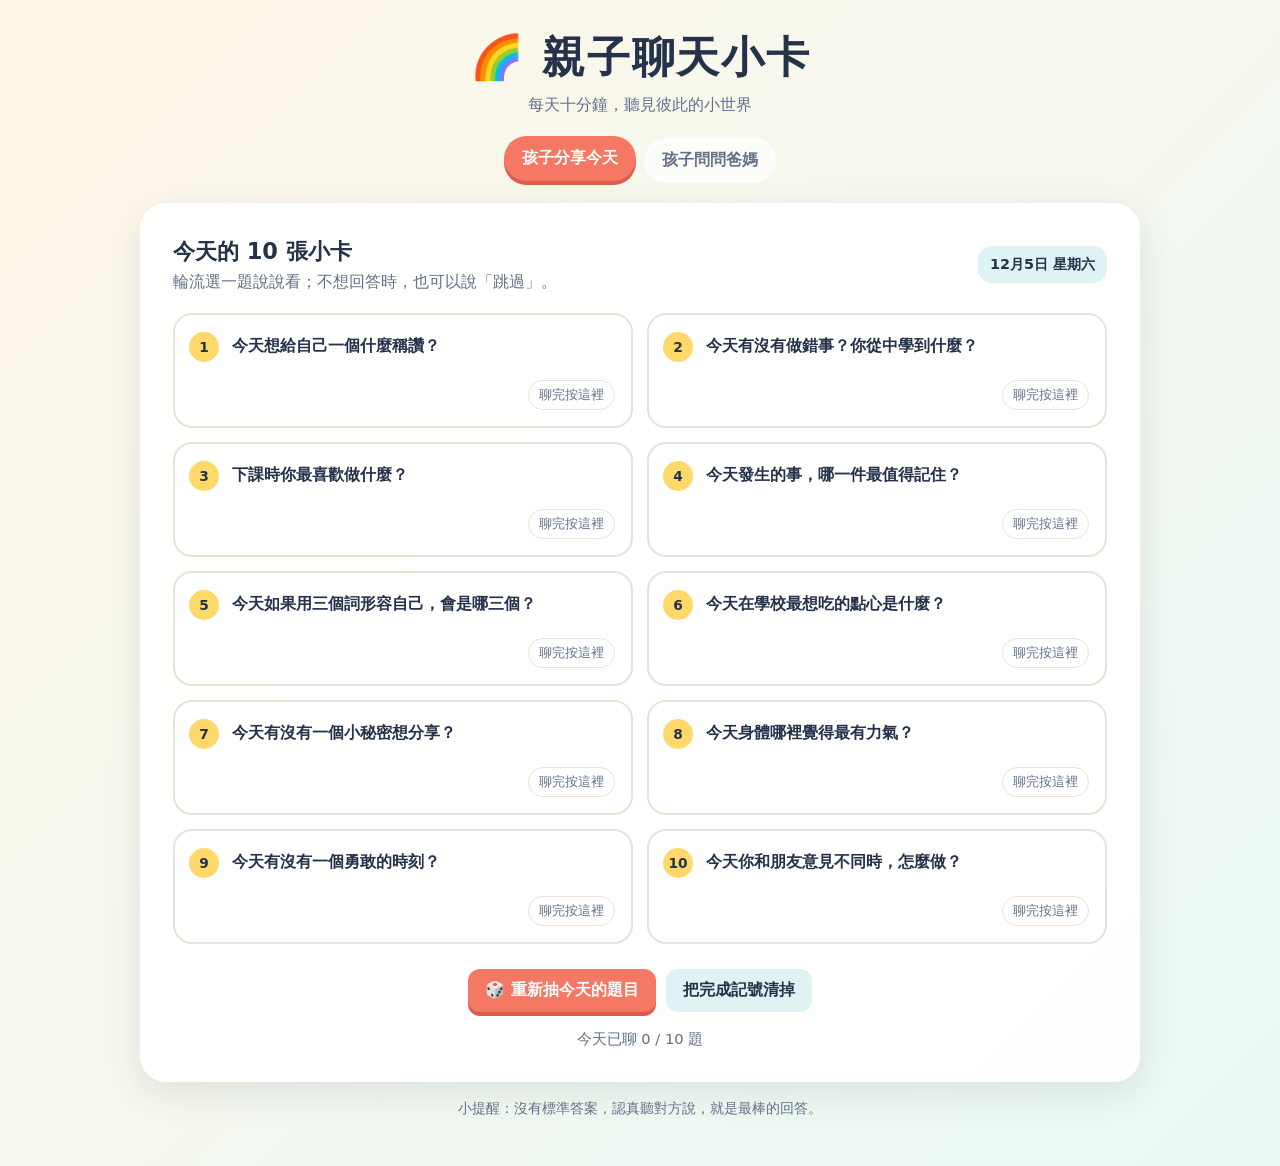
<file: index.html>
<!doctype html>
<html lang="zh-Hant">
<head>
  <meta charset="utf-8">
  <meta name="viewport" content="width=device-width, initial-scale=1">
  <meta http-equiv="refresh" content="0; url=%E8%A6%AA%E5%AD%90%E8%81%8A%E5%A4%A9%E5%B0%8F%E5%8D%A1.html">
  <title>親子聊天小卡</title>
</head>
<body>
  <p>正在開啟親子聊天小卡……若沒有自動跳轉，請<a href="親子聊天小卡.html">按這裡</a>。</p>
</body>
</html>
</file>
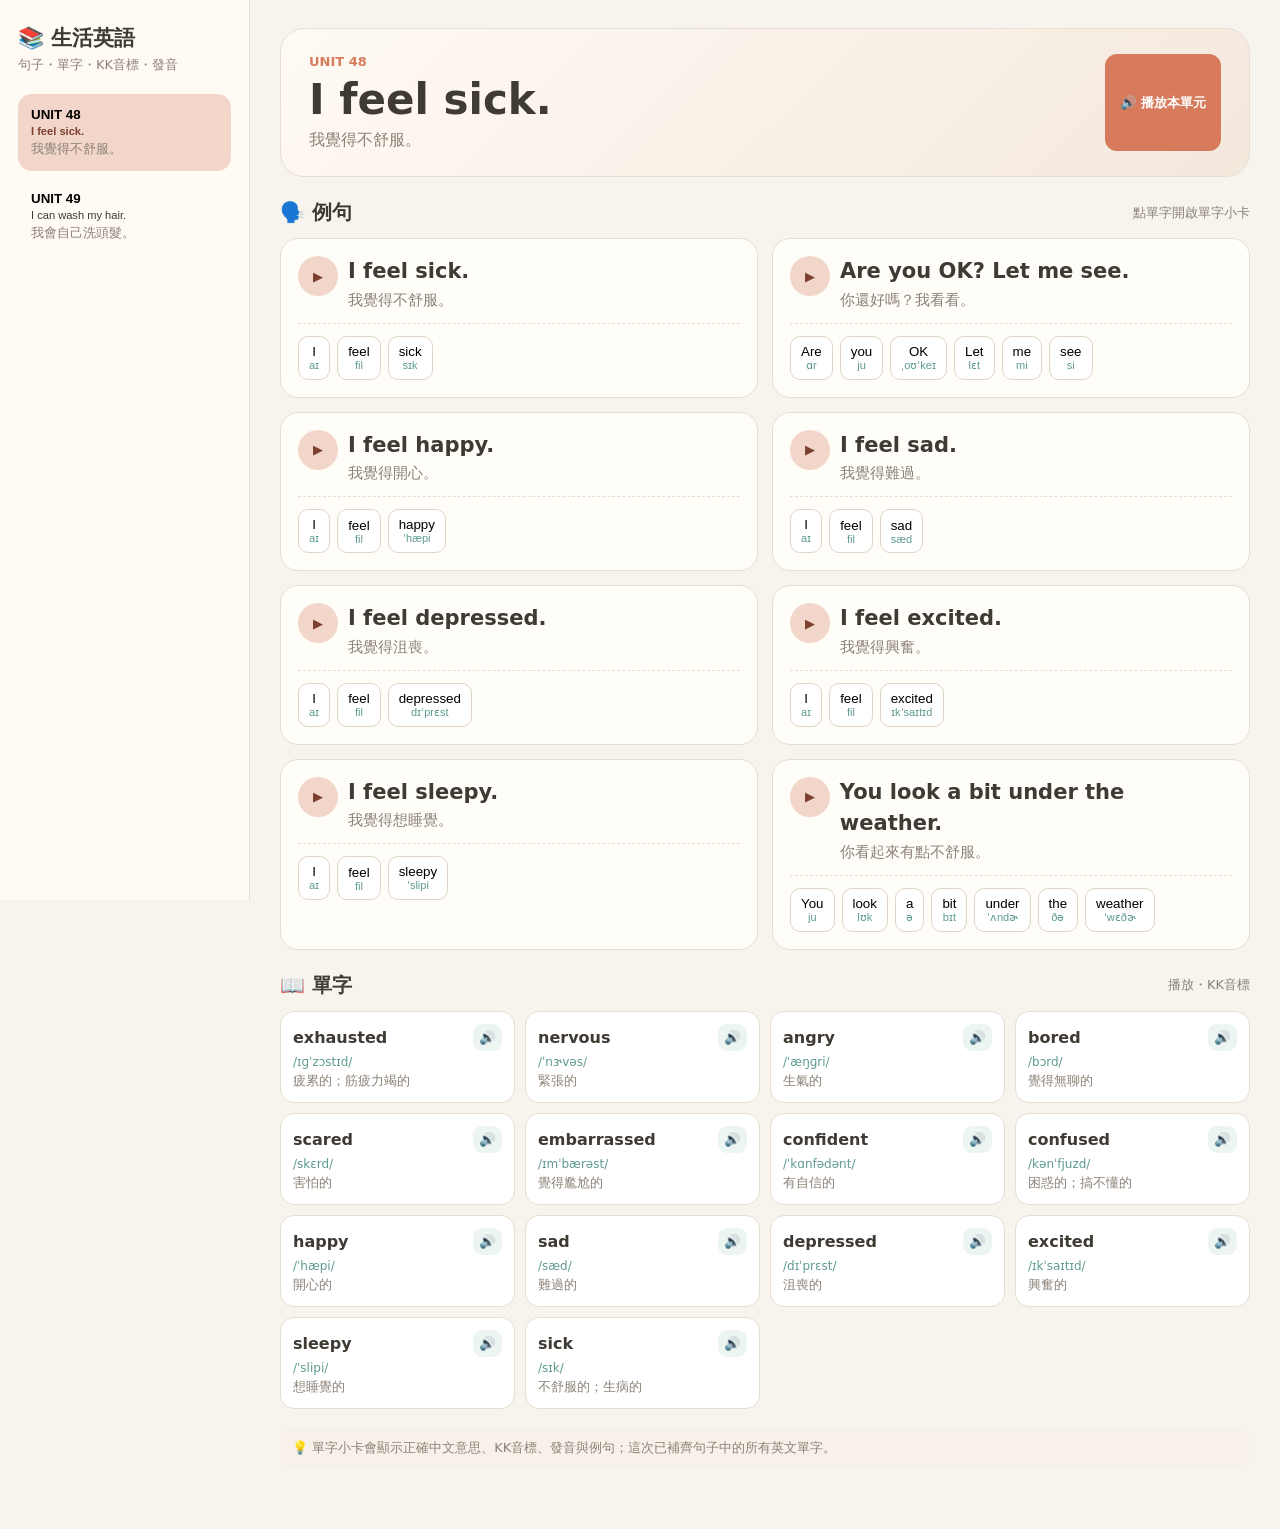
<file: english-learning/index.html>
<!doctype html><html lang="zh-Hant"><head><meta charset="utf-8"><meta name="viewport" content="width=device-width,initial-scale=1"><title>生活英語｜Unit 48–49</title><style>:root{--bg:#f7f4ee;--card:#fffdf8;--ink:#3f3a34;--muted:#8b8176;--accent:#d77b5c;--green:#5d9a91;--line:#e7ddd1}*{box-sizing:border-box}body{margin:0;background:var(--bg);color:var(--ink);font-family:system-ui,-apple-system,"Noto Sans TC",sans-serif}.app{min-height:100vh;display:grid;grid-template-columns:250px 1fr}.side{position:sticky;top:0;height:100vh;padding:24px 18px;background:#fffaf3;border-right:1px solid var(--line)}.logo{font-size:21px;font-weight:800}.sub{font-size:13px;color:var(--muted);margin:4px 0 20px}.unit{width:100%;border:0;background:transparent;text-align:left;padding:13px;border-radius:14px;cursor:pointer;margin-bottom:7px}.unit:hover,.unit.active{background:#f1d6c9}.unit b,.unit small{display:block}.unit small{margin-top:3px}.unit .en{color:var(--ink)}.unit .zh{color:var(--muted);font-size:13px}.unit.active .en{color:#7c402f;font-weight:800}.main{max-width:1100px;width:100%;margin:auto;padding:28px 30px 60px}.hero{background:linear-gradient(135deg,#fffaf4,#f3e8dc);border:1px solid var(--line);border-radius:24px;padding:25px 28px;margin-bottom:22px}.heroTop{display:flex;justify-content:space-between;gap:15px}.eyebrow{font-size:13px;color:var(--accent);font-weight:800}.hero h1{font-size:clamp(28px,4vw,42px);margin:6px 0}.hero p{color:var(--muted);margin:0}.btn,.sound{border:0;border-radius:12px;padding:11px 15px;background:var(--accent);color:#fff;font-weight:750;cursor:pointer}.section{margin-top:22px}.sectionTitle{display:flex;justify-content:space-between;align-items:center;margin-bottom:12px}.sectionTitle h2{font-size:20px;margin:0}.sectionTitle span{font-size:13px;color:var(--muted)}.grid{display:grid;grid-template-columns:repeat(2,minmax(0,1fr));gap:14px}.card{background:var(--card);border:1px solid var(--line);border-radius:18px;padding:17px}.line{display:flex;gap:10px}.play{border:0;width:40px;height:40px;border-radius:50%;background:#f1d6c9;color:#7c402f;cursor:pointer}.sentence{font-size:21px;font-weight:750;line-height:1.5}.zh{font-size:15px;color:var(--muted);margin-top:3px}.words{display:flex;flex-wrap:wrap;gap:7px;margin-top:13px;padding-top:12px;border-top:1px dashed var(--line)}.word{border:1px solid #dfd4c7;background:#fff;padding:7px 10px;border-radius:10px;cursor:pointer}.word:hover{border-color:var(--accent);background:#fff8f3}.word i{display:block;font-size:11px;color:var(--green);font-style:normal}.vocab{display:grid;grid-template-columns:repeat(4,minmax(0,1fr));gap:10px}.v{background:#fff;border:1px solid var(--line);border-radius:14px;padding:12px}.vtop{display:flex;justify-content:space-between;align-items:center}.vtop button{border:0;background:#edf5f2;color:#39766e;border-radius:9px;padding:6px;cursor:pointer}.ipa{font-size:12px;color:var(--green);margin-top:4px}.meaning{font-size:13px;color:var(--muted);margin-top:3px}.note{margin-top:18px;padding:12px;background:#f8f1e9;border-radius:12px;color:var(--muted);font-size:13px}.mobile{display:none}.modal{position:fixed;inset:0;background:#231d1873;display:flex;align-items:center;justify-content:center;padding:18px;z-index:20}.modal.hide{display:none}.box{width:min(520px,100%);background:#fffdf8;border-radius:24px;overflow:hidden;box-shadow:0 20px 60px #0003}.head{padding:20px 22px 16px;background:linear-gradient(135deg,#fff7ef,#f2e5d9);display:flex;justify-content:space-between}.label{font-size:12px;color:var(--accent);font-weight:800}.mword{font-size:36px;font-weight:850}.mmeaning{color:var(--ink);font-size:18px;margin-top:4px}.close{border:0;border-radius:50%;width:38px;height:38px;cursor:pointer}.body{padding:20px 22px 24px}.mipa{font-size:21px;color:var(--green);margin-bottom:16px}.actions{display:flex;gap:9px;flex-wrap:wrap}.actions button{border:0;border-radius:12px;padding:11px 14px;cursor:pointer;font-weight:750;background:#f1d6c9;color:#7c402f}.actions .green{background:#edf5f2;color:#39766e}.practice{margin-top:18px;padding:16px;border-radius:16px;background:#f8f1e9}.practice h3{margin:0 0 6px}.practice p{font-size:13px;color:var(--muted)}.result{min-height:22px;font-weight:700;margin-top:10px}.example{margin-top:17px;padding-top:15px;border-top:1px dashed var(--line)}.exzh{color:var(--muted);font-size:14px}@media(max-width:850px){.app{display:block}.side{display:none}.main{padding:16px 14px 90px}.grid{grid-template-columns:1fr}.vocab{grid-template-columns:repeat(2,minmax(0,1fr))}.heroTop{display:block}.hero{padding:20px}.hero .btn{margin-top:14px}.mobile{display:flex;position:fixed;z-index:10;left:10px;right:10px;bottom:10px;background:#fffaf3f5;border:1px solid var(--line);border-radius:16px;padding:7px;gap:6px;box-shadow:0 8px 30px #0002}.mobile button{flex:1;border:0;background:transparent;padding:10px;border-radius:11px}.mobile button.active{background:#f1d6c9;color:#7c402f;font-weight:800}}</style></head><body><div class="app"><aside class="side"><div class="logo">📚 生活英語</div><div class="sub">句子・單字・KK音標・發音</div><div id="menu"></div></aside><main class="main"><section class="hero"><div class="heroTop"><div><div class="eyebrow" id="label"></div><h1 id="title"></h1><p id="subtitle"></p></div><button class="btn" id="all">🔊 播放本單元</button></div></section><section class="section"><div class="sectionTitle"><h2>🗣️ 例句</h2><span>點單字開啟單字小卡</span></div><div class="grid" id="sentences"></div></section><section class="section"><div class="sectionTitle"><h2>📖 單字</h2><span>播放・KK音標</span></div><div class="vocab" id="vocab"></div></section><div class="note">💡 單字小卡會顯示正確中文意思、KK音標、發音與例句；這次已補齊句子中的所有英文單字。</div></main></div><div class="mobile" id="mobile"></div><div class="modal hide" id="modal"><div class="box"><div class="head"><div><div class="label">WORD CARD</div><div class="mword" id="mw"></div><div class="mmeaning" id="mm"></div></div><button class="close" id="close">×</button></div><div class="body"><div class="mipa" id="mi"></div><div class="actions"><button id="mp">🔊 播放發音</button><button class="green" id="ms">🐢 慢速播放</button></div><div class="practice"><h3>🎤 發音練習</h3><p>先聽一次，再按開始練習跟著念。</p><div class="actions"><button class="green" id="practice">🎙️ 開始練習</button><button class="green" id="stop">⏹ 停止</button></div><div class="result" id="result"></div></div><div class="example" id="example"></div></div></div></div><script>
const U={48:{title:'I feel sick.',zh:'我覺得不舒服。',s:[['I feel sick.','我覺得不舒服。'],['Are you OK? Let me see.','你還好嗎？我看看。'],['I feel happy.','我覺得開心。'],['I feel sad.','我覺得難過。'],['I feel depressed.','我覺得沮喪。'],['I feel excited.','我覺得興奮。'],['I feel sleepy.','我覺得想睡覺。'],['You look a bit under the weather.','你看起來有點不舒服。']],v:[['exhausted','疲累的；筋疲力竭的','ɪɡˈzɔstɪd'],['nervous','緊張的','ˈnɝvəs'],['angry','生氣的','ˈæŋɡri'],['bored','覺得無聊的','bɔrd'],['scared','害怕的','skɛrd'],['embarrassed','覺得尷尬的','ɪmˈbærəst'],['confident','有自信的','ˈkɑnfədənt'],['confused','困惑的；搞不懂的','kənˈfjuzd'],['happy','開心的','ˈhæpi'],['sad','難過的','sæd'],['depressed','沮喪的','dɪˈprɛst'],['excited','興奮的','ɪkˈsaɪtɪd'],['sleepy','想睡覺的','ˈslipi'],['sick','不舒服的；生病的','sɪk']]},49:{title:'I can wash my hair.',zh:'我會自己洗頭髮。',s:[['I can wash my hair.','我會自己洗頭髮。'],['You are great.','你真棒！'],['I can wash my feet.','我會自己洗腳。'],['I can wash my face.','我會自己洗臉。'],['I can wash my neck.','我會自己洗脖子。'],['I can wash my hands.','我會自己洗手。'],['Let me blow-dry your hair.','讓我幫你吹乾頭髮。'],['The water in the bathtub is too hot.','浴缸裡的水太熱了。'],['The water is warm enough.','水溫夠暖和。']],v:[['back','背部','bæk'],['arm','手臂','ɑrm'],['ear','耳朵','ɪr'],['leg','腿','lɛɡ'],['mouth','嘴巴','maʊθ'],['finger','手指','ˈfɪŋɡɚ'],['chest','胸部；胸腔','tʃɛst'],['tummy','肚子','ˈtʌmi'],['shoulder','肩膀','ˈʃoʊldɚ'],['hair','頭髮','hɛr'],['wash','洗','wɑʃ'],['feet','腳（foot 的複數）','fit'],['face','臉','feɪs'],['neck','脖子','nɛk'],['hands','手（hand 的複數）','hændz']]}};
const W={i:['我','aɪ'],feel:['感覺；覺得','fil'],sick:['不舒服的；生病的','sɪk'],are:['是；你是','ɑr'],you:['你；你們','ju'],ok:['好的；沒問題','ˌoʊˈkeɪ'],let:['讓；讓我','lɛt'],me:['我（受格）','mi'],see:['看見；看看','si'],happy:['開心的','ˈhæpi'],sad:['難過的','sæd'],depressed:['沮喪的','dɪˈprɛst'],excited:['興奮的','ɪkˈsaɪtɪd'],sleepy:['想睡覺的','ˈslipi'],look:['看起來','lʊk'],a:['一個；一點','ə'],bit:['一點；一點點','bɪt'],under:['在……下面；處於','ˈʌndɚ'],the:['這；那（定冠詞）','ðə'],weather:['天氣','ˈwɛðɚ'],can:['能；可以','kæn'],wash:['洗','wɑʃ'],my:['我的','maɪ'],hair:['頭髮','hɛr'],great:['很棒的；優秀的','ɡreɪt'],feet:['腳；foot 的複數','fit'],face:['臉','feɪs'],neck:['脖子','nɛk'],hands:['手；hand 的複數','hændz'],blow:['吹','bloʊ'],dry:['弄乾；乾的','draɪ'],your:['你的；你們的','jʊr'],water:['水','ˈwɔtɚ'],in:['在……裡','ɪn'],bathtub:['浴缸','ˈbæθˌtʌb'],is:['是','ɪz'],too:['太；也','tu'],hot:['熱的','hɑt'],warm:['溫暖的','wɔrm'],enough:['足夠的','ɪˈnʌf'],exhausted:['疲累的；筋疲力竭的','ɪɡˈzɔstɪd'],nervous:['緊張的','ˈnɝvəs'],angry:['生氣的','ˈæŋɡri'],bored:['覺得無聊的','bɔrd'],scared:['害怕的','skɛrd'],embarrassed:['覺得尷尬的','ɪmˈbærəst'],confident:['有自信的','ˈkɑnfədənt'],confused:['困惑的；搞不懂的','kənˈfjuzd'],back:['背部','bæk'],arm:['手臂','ɑrm'],ear:['耳朵','ɪr'],leg:['腿','lɛɡ'],mouth:['嘴巴','maʊθ'],finger:['手指','ˈfɪŋɡɚ'],chest:['胸部；胸腔','tʃɛst'],tummy:['肚子','ˈtʌmi'],shoulder:['肩膀','ˈʃoʊldɚ']};
let cur=48,word='',rec=null;const $=x=>document.getElementById(x);const esc=x=>String(x).replace(/[&<>"']/g,c=>({'&':'&amp;','<':'&lt;','>':'&gt;','"':'&quot;',"'":'&#39;'}[c]));function info(w){let k=w.toLowerCase().replace(/[.,!?]/g,'');let v=U[cur].v.find(x=>x[0].toLowerCase()===k);return v?[v[1],v[2]]:(W[k]||['目前尚未建立中文意思',''])}function speak(t,r=.82){speechSynthesis.cancel();let u=new SpeechSynthesisUtterance(t);u.lang='en-US';u.rate=r;speechSynthesis.speak(u)}function render(){let u=U[cur];$('label').textContent='UNIT '+cur;$('title').textContent=u.title;$('subtitle').textContent=u.zh;$('sentences').innerHTML=u.s.map(x=>{let ws=x[0].match(/[A-Za-z]+(?:-[A-Za-z]+)*/g)||[];return `<article class="card"><div class="line"><button class="play" data-play="${esc(x[0])}">▶</button><div><div class="sentence">${esc(x[0])}</div><div class="zh">${esc(x[1])}</div></div></div><div class="words">${ws.map(w=>`<button class="word" data-word="${esc(w)}">${esc(w)}<i>${esc(info(w)[1])}</i></button>`).join('')}</div></article>`}).join('');$('vocab').innerHTML=u.v.map(x=>`<div class="v"><div class="vtop"><b>${esc(x[0])}</b><button data-play="${esc(x[0])}">🔊</button></div><div class="ipa">/${esc(x[2])}/</div><div class="meaning">${esc(x[1])}</div></div>`).join('');document.querySelectorAll('[data-play]').forEach(b=>b.onclick=()=>speak(b.dataset.play));document.querySelectorAll('[data-word]').forEach(b=>b.onclick=()=>openCard(b.dataset.word));document.querySelectorAll('[data-unit]').forEach(b=>b.classList.toggle('active',+b.dataset.unit===cur))}function menu(){let h=Object.keys(U).map(k=>`<button class="unit ${+k===cur?'active':''}" data-unit="${k}"><b>UNIT ${k}</b><small class="en">${esc(U[k].title)}</small><small class="zh">${esc(U[k].zh)}</small></button>`).join('');$('menu').innerHTML=h;$('mobile').innerHTML=Object.keys(U).map(k=>`<button data-unit="${k}">Unit ${k}</button>`).join('');document.querySelectorAll('[data-unit]').forEach(b=>b.onclick=()=>{cur=+b.dataset.unit;menu();render();scrollTo({top:0,behavior:'smooth'})})}function openCard(w){word=w.toLowerCase();let a=info(word);$('mw').textContent=word;$('mm').textContent=a[0];$('mi').textContent=a[1]?'/'+a[1]+'/':'/—/';let k=word.replace(/[.*+?^${}()|[\]\\]/g,'\\$&');let ex=U[cur].s.find(x=>new RegExp('\\b'+k+'\\b','i').test(x[0]));$('example').innerHTML=ex?`<b>📌 例句</b><div>${esc(ex[0])}</div><div class="exzh">${esc(ex[1])}</div>`:'';$('result').textContent='';$('modal').classList.remove('hide');document.body.style.overflow='hidden'}function closeCard(){$('modal').classList.add('hide');document.body.style.overflow='';if(rec){try{rec.stop()}catch(e){}rec=null}}$('close').onclick=closeCard;$('modal').onclick=e=>{if(e.target===$('modal'))closeCard()};$('mp').onclick=()=>speak(word);$('ms').onclick=()=>speak(word,.55);$('stop').onclick=()=>{if(rec)try{rec.stop()}catch(e){}speechSynthesis.cancel();$('result').textContent='已停止練習。'};$('practice').onclick=()=>{let SR=window.SpeechRecognition||window.webkitSpeechRecognition;if(!SR){$('result').textContent='目前瀏覽器不支援語音辨識，可以先聽發音再跟讀。';return}rec=new SR();rec.lang='en-US';rec.interimResults=false;rec.onresult=e=>{let h=e.results[0][0].transcript.trim();$('result').textContent=h.toLowerCase().includes(word)?'✅ 很棒！辨識到：'+h:'🔁 辨識到：'+h+'，再試一次看看。'};rec.onerror=()=>{$('result').textContent='⚠️ 無法辨識，請確認麥克風權限後再試一次。'};speak(word,.55);try{rec.start()}catch(e){}};$('all').onclick=()=>{let i=0,a=U[cur].s.map(x=>x[0]);speechSynthesis.cancel();function n(){if(i<a.length){let u=new SpeechSynthesisUtterance(a[i++]);u.lang='en-US';u.rate=.82;u.onend=n;speechSynthesis.speak(u)}}n()};menu();render();</script></body></html>
</file>
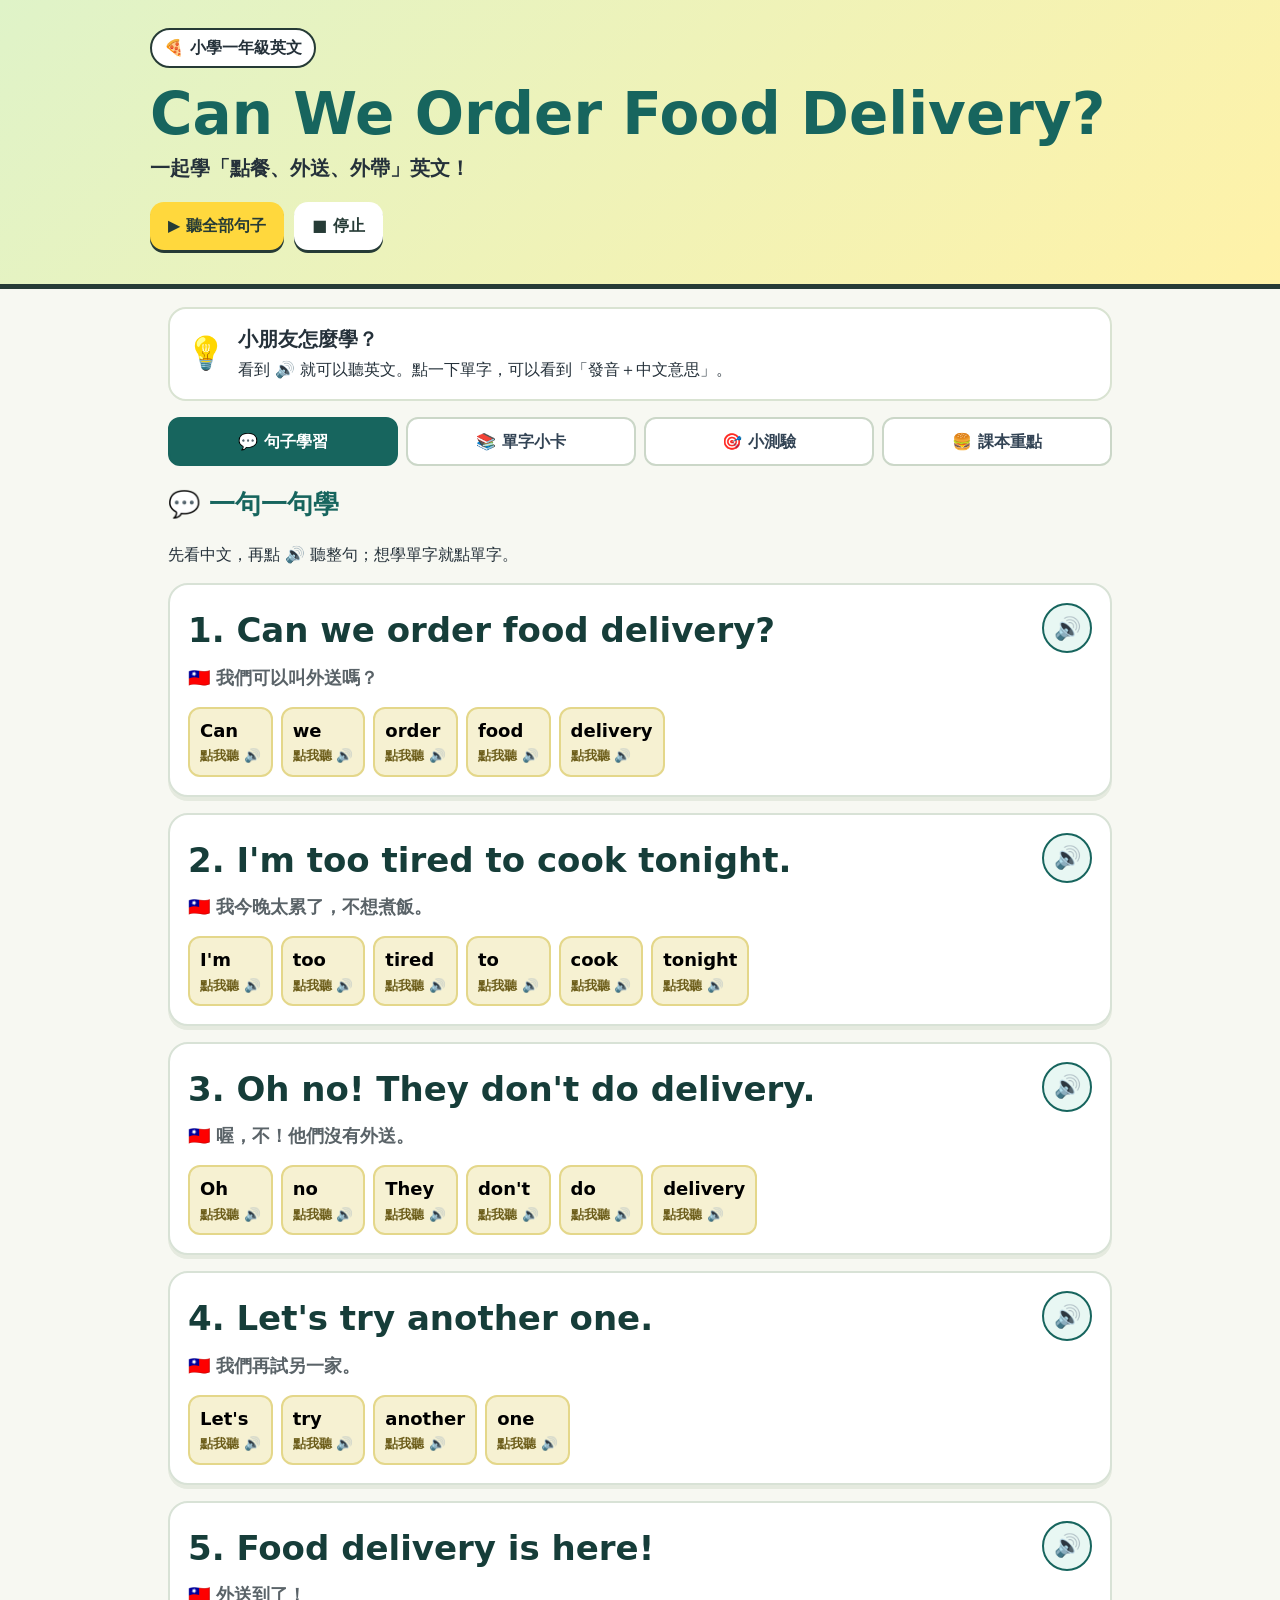
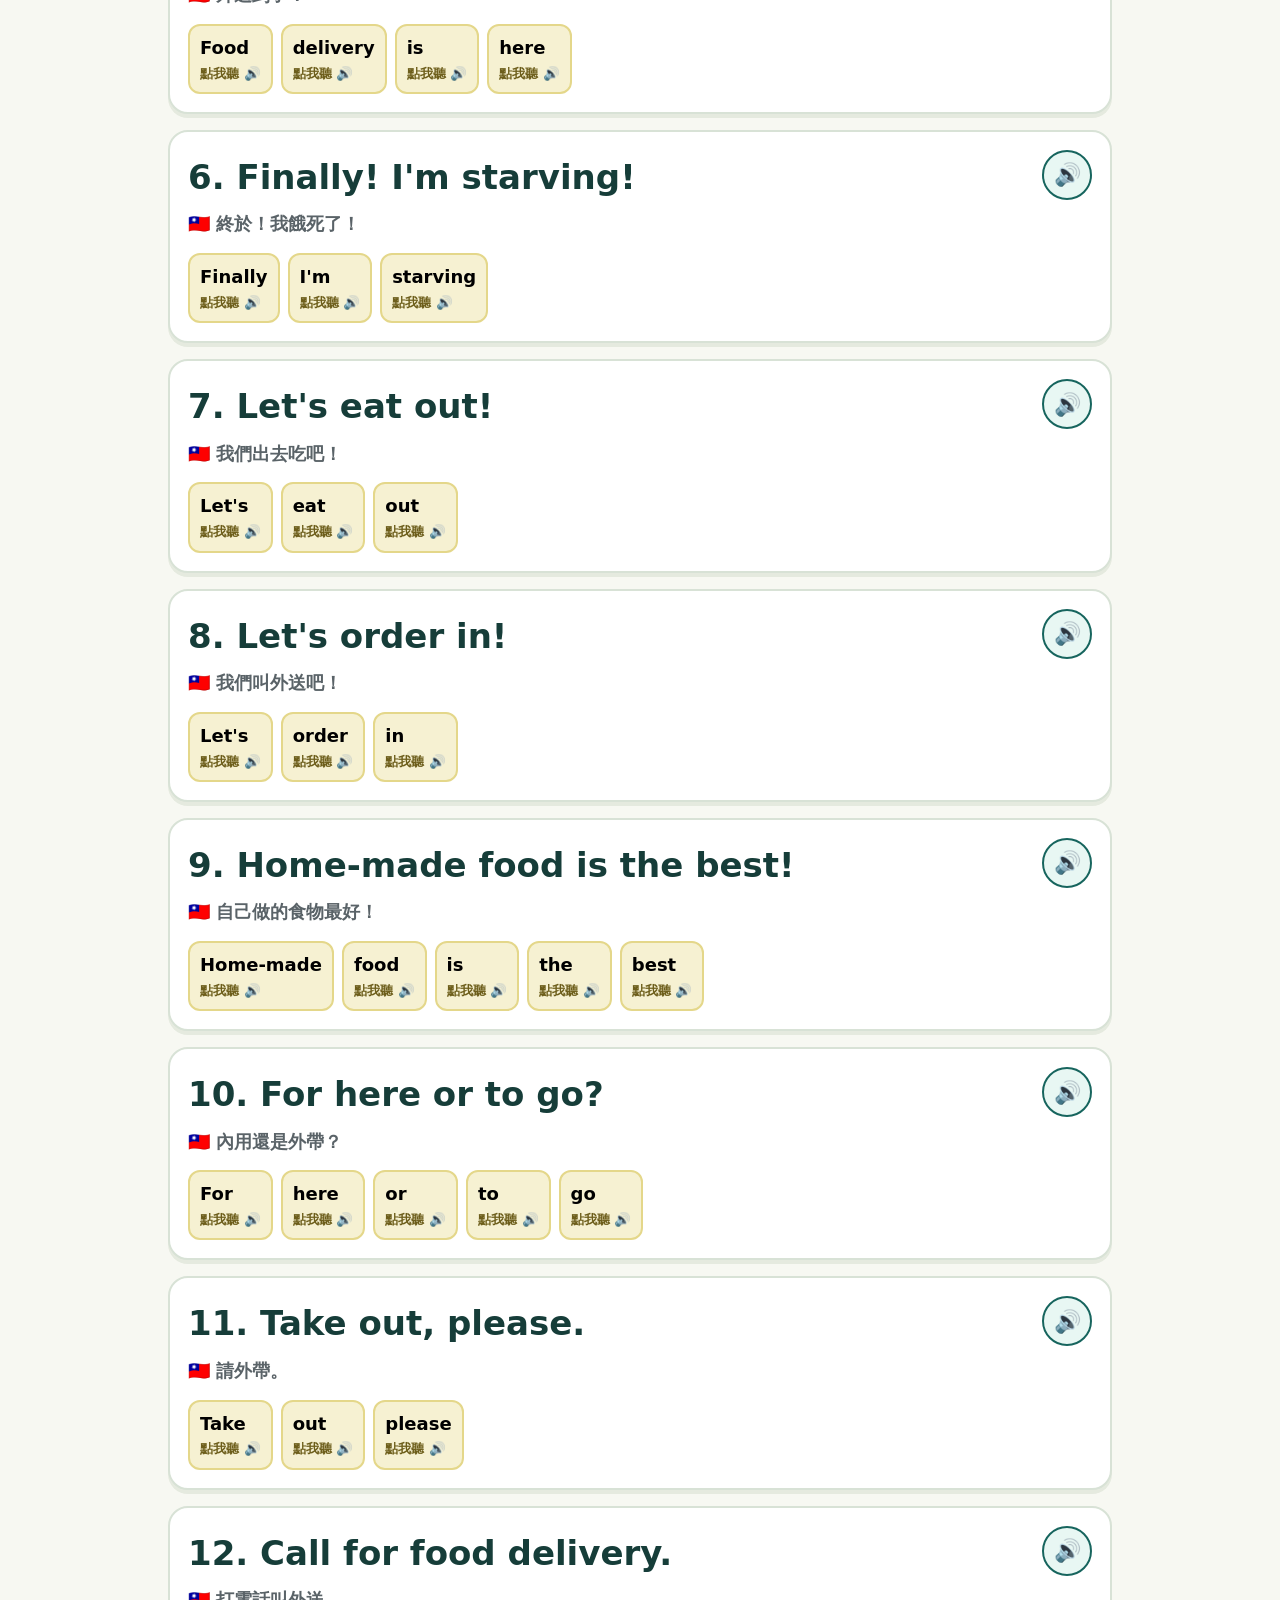
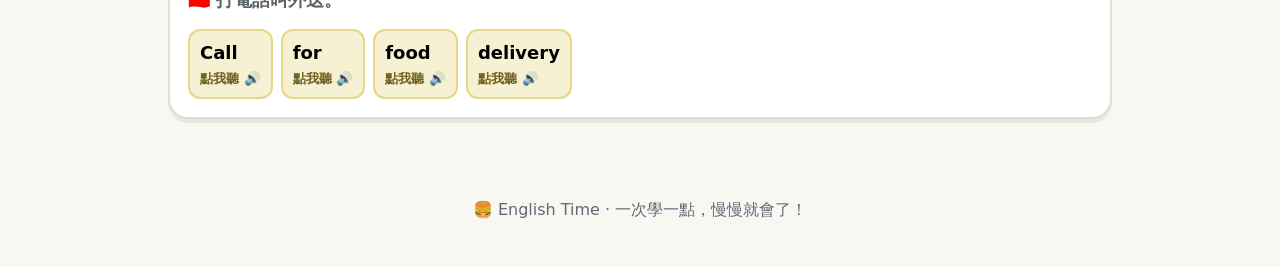
<file: food-delivery/index.html>
<!doctype html>
<html lang="zh-Hant">
<head>
<meta charset="UTF-8">
<meta name="viewport" content="width=device-width, initial-scale=1.0">
<title>Can We Order Food Delivery?｜小一英文學習</title>
<link rel="stylesheet" href="styles.css?v=3">
</head>
<body>
<header class="hero"><div class="hero-inner"><div class="badge">🍕 小學一年級英文</div><h1>Can We Order Food Delivery?</h1><p>一起學「點餐、外送、外帶」英文！</p><div class="hero-actions"><button type="button" class="primary" id="playAllBtn">▶ 聽全部句子</button><button type="button" class="secondary" id="stopBtn">■ 停止</button></div></div></header>
<main>
<section class="tip-card"><div class="tip-icon">💡</div><div><h2>小朋友怎麼學？</h2><p>看到 <b>🔊</b> 就可以聽英文。點一下單字，可以看到「發音＋中文意思」。</p></div></section>

<nav class="tabs" aria-label="學習區">
<button type="button" class="tab active" data-tab="sentences" onclick="switchTab('sentences')">💬 句子學習</button>
<button type="button" class="tab" data-tab="words" onclick="switchTab('words')">📚 單字小卡</button>
<button type="button" class="tab" data-tab="quiz" onclick="switchTab('quiz')">🎯 小測驗</button>
<button type="button" class="tab" data-tab="tips" onclick="switchTab('tips')">🍔 課本重點</button>
</nav>

<section id="sentences" class="panel active"></section>
<section id="words" class="panel"></section>
<section id="quiz" class="panel"></section>
<section id="tips" class="panel"><h2 class="section-title">🍔 課本重點</h2><div class="quiz-card"><h3>Let's eat out!</h3><p>我們出去吃吧！</p><h3>Let's order in!</h3><p>我們叫外送吧！</p><h3>For here or to go?</h3><p>內用還是外帶？</p><h3>Take out, please.</h3><p>請外帶。</p><h3>Call for food delivery.</h3><p>打電話叫外送。</p></div></section>
</main>
<footer><p>🍔 English Time · 一次學一點，慢慢就會了！</p></footer>

<script>
// 手機版分頁的保險機制：不依賴外部 app.js，也能切換四個分頁。
function switchTab(name) {
  document.querySelectorAll('.tab').forEach(function(btn) {
    btn.classList.toggle('active', btn.getAttribute('data-tab') === name);
  });
  document.querySelectorAll('.panel').forEach(function(panel) {
    panel.classList.toggle('active', panel.id === name);
  });
  window.scrollTo({top: 0, behavior: 'smooth'});
}
</script>
<script src="lesson-data.js?v=3"></script>
<script src="app.js?v=3"></script>
</body>
</html>
</file>
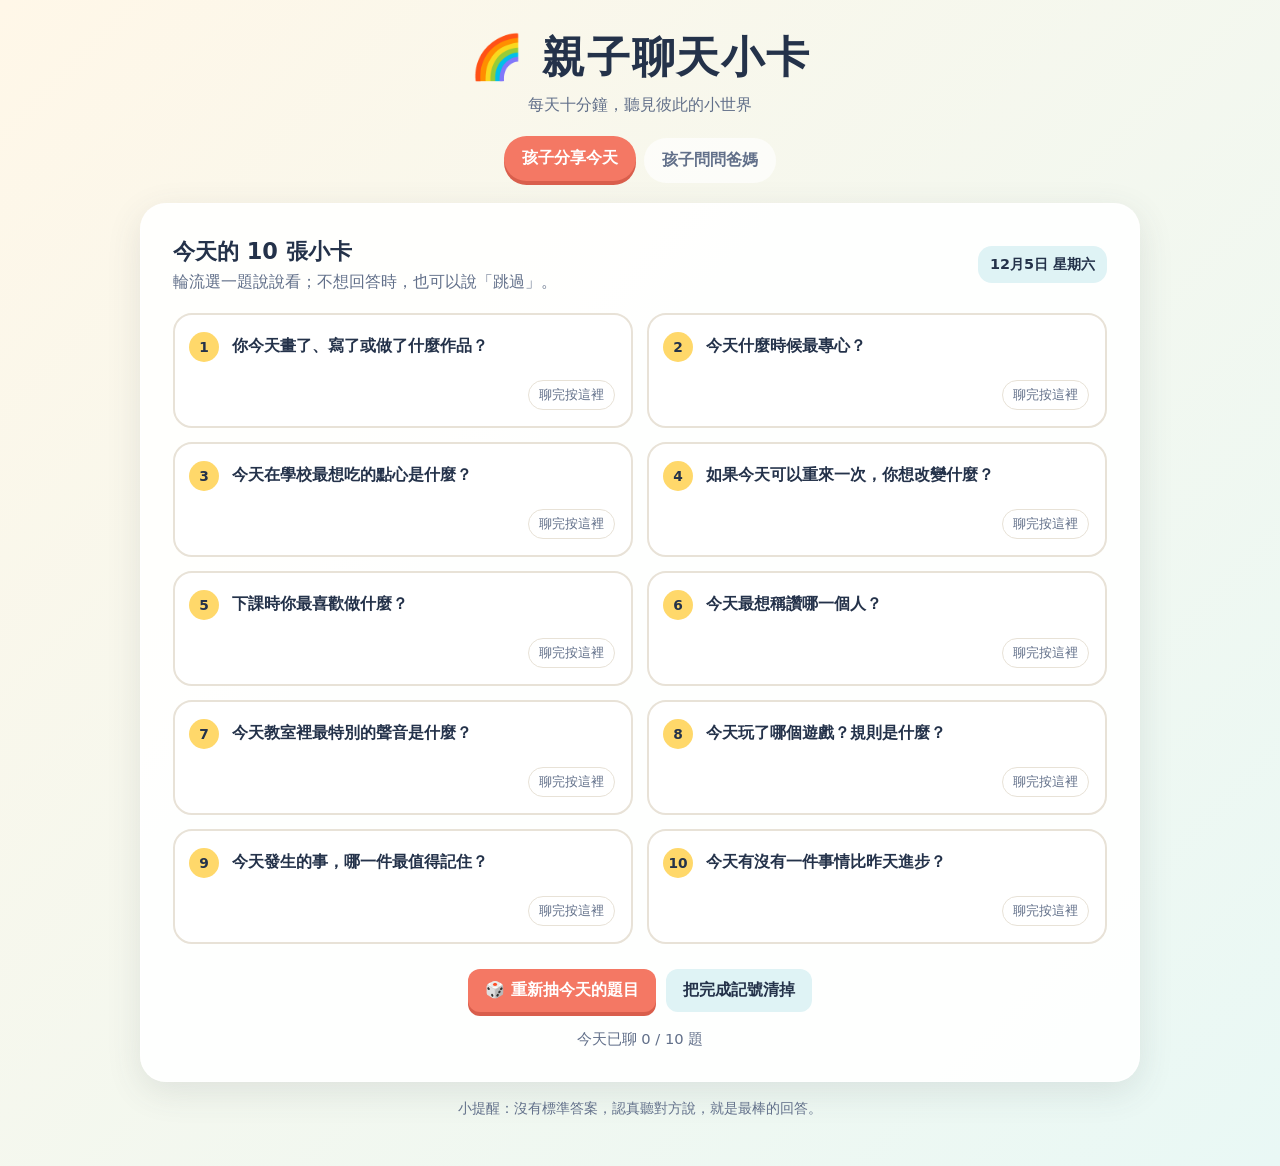
<file: 親子聊天小卡.html>
<!doctype html>
<html lang="zh-Hant">
<head>
  <meta charset="utf-8">
  <meta name="viewport" content="width=device-width, initial-scale=1">
  <title>親子聊天小卡</title>
  <style>
    :root { --ink:#24324a; --muted:#62708a; --cream:#fffaf0; --paper:#fff; --coral:#f47864; --coral-dark:#d95e4c; --sky:#dff3f5; --yellow:#ffd86a; --line:#e8e2d7; --mint:#dff1df; }
    * { box-sizing:border-box; }
    body { margin:0; min-height:100vh; color:var(--ink); background:linear-gradient(135deg,#fff7e8 0%,#e9f8f5 100%); font-family:"Microsoft JhengHei","PingFang TC",system-ui,sans-serif; }
    button { font:inherit; cursor:pointer; }
    .wrap { max-width:1040px; margin:auto; padding:28px 20px 48px; }
    header { text-align:center; margin-bottom:22px; }
    h1 { margin:0; font-size:clamp(1.8rem,5vw,2.7rem); letter-spacing:.04em; }
    header p { color:var(--muted); margin:8px 0 0; }
    .tabs { display:flex; justify-content:center; gap:8px; margin:0 auto 20px; }
    .tab { border:2px solid transparent; background:rgba(255,255,255,.7); color:var(--muted); padding:10px 16px; border-radius:999px; font-weight:700; }
    .tab.active { background:var(--coral); color:#fff; box-shadow:0 4px 0 var(--coral-dark); transform:translateY(-2px); }
    .panel { background:rgba(255,255,255,.9); border:1px solid rgba(255,255,255,.9); border-radius:26px; padding:clamp(18px,4vw,32px); box-shadow:0 10px 35px rgba(65,77,84,.12); }
    .panel[hidden] { display:none; }
    .intro { display:flex; align-items:center; justify-content:space-between; gap:16px; margin-bottom:20px; }
    h2 { margin:0 0 5px; font-size:1.4rem; }
    .intro p { margin:0; color:var(--muted); }
    .date { background:var(--sky); border-radius:14px; padding:9px 12px; white-space:nowrap; font-weight:700; font-size:.9rem; }
    .cards { display:grid; grid-template-columns:repeat(2,minmax(0,1fr)); gap:14px; }
    .question { position:relative; min-height:115px; padding:18px 16px 16px 57px; border:2px solid var(--line); border-radius:19px; background:var(--paper); display:flex; flex-direction:column; justify-content:space-between; transition:transform .15s, box-shadow .15s, border-color .15s; }
    .question:hover { transform:translateY(-2px); box-shadow:0 8px 18px rgba(48,57,73,.1); }
    .number { position:absolute; top:17px; left:14px; width:30px; height:30px; border-radius:50%; background:var(--yellow); display:grid; place-items:center; font-size:.86rem; font-weight:800; }
    .qtext { margin:0; line-height:1.6; font-weight:700; }
    .done { align-self:flex-end; margin-top:12px; padding:5px 10px; color:var(--muted); background:#fff; border:1px solid var(--line); border-radius:999px; font-size:.82rem; }
    .question.done-card { background:#f3fbf1; border-color:#b8dcb8; }
    .question.done-card .done { background:var(--mint); color:#35633b; border-color:transparent; }
    .actions { display:flex; justify-content:center; gap:10px; flex-wrap:wrap; margin-top:25px; }
    .button { padding:11px 17px; border-radius:12px; border:0; font-weight:800; }
    .primary { background:var(--coral); color:#fff; box-shadow:0 4px 0 var(--coral-dark); }
    .primary:active { transform:translateY(3px); box-shadow:0 1px 0 var(--coral-dark); }
    .secondary { background:var(--sky); color:var(--ink); }
    .counter { text-align:center; margin:18px 0 0; color:var(--muted); font-size:.92rem; }
    .picker-head { display:flex; justify-content:space-between; gap:16px; align-items:center; margin-bottom:12px; }
    .pick-grid { display:grid; grid-template-columns:repeat(2,minmax(0,1fr)); gap:10px; max-height:520px; overflow:auto; padding:4px; }
    .pick { width:100%; text-align:left; border:2px solid var(--line); background:#fff; color:var(--ink); padding:12px; border-radius:14px; line-height:1.45; }
    .pick.selected { border-color:var(--coral); background:#fff0ec; }
    .pick .tiny { display:block; color:var(--muted); font-size:.8rem; margin-bottom:3px; }
    .empty { grid-column:1/-1; text-align:center; padding:30px 10px; color:var(--muted); }
    footer { text-align:center; color:var(--muted); font-size:.86rem; margin-top:18px; }
    @media (max-width:620px) { .wrap{padding:20px 12px 34px}.intro,.picker-head{align-items:flex-start;flex-direction:column}.cards,.pick-grid{grid-template-columns:1fr}.date{padding:7px 10px}.question{min-height:104px}.pick-grid{max-height:none} }
  </style>
</head>
<body>
  <main class="wrap">
    <header><h1>🌈 親子聊天小卡</h1><p>每天十分鐘，聽見彼此的小世界</p></header>
    <nav class="tabs" aria-label="問題模式"><button class="tab active" data-tab="child">孩子分享今天</button><button class="tab" data-tab="parent">孩子問問爸媽</button></nav>

    <section class="panel" id="child-panel">
      <div class="intro"><div><h2>今天的 10 張小卡</h2><p>輪流選一題說說看；不想回答時，也可以說「跳過」。</p></div><div class="date" id="today"></div></div>
      <div class="cards" id="daily-cards"></div>
      <div class="actions"><button class="button primary" id="new-daily">🎲 重新抽今天的題目</button><button class="button secondary" id="clear-done">把完成記號清掉</button></div>
      <p class="counter" id="daily-count"></p>
    </section>

    <section class="panel" id="parent-panel" hidden>
      <div class="picker-head"><div><h2>我想問爸媽</h2><p>從題庫挑最多 10 題，按「開始聊聊」就會變成今晚的小卡。</p></div><strong id="selected-count">已選 0 / 10</strong></div>
      <div class="pick-grid" id="parent-picker"></div>
      <div class="actions"><button class="button primary" id="start-parent">✨ 開始聊聊</button><button class="button secondary" id="clear-picks">清除選擇</button></div>
      <div class="cards" id="parent-cards" hidden></div>
    </section>
    <footer>小提醒：沒有標準答案，認真聽對方說，就是最棒的回答。</footer>
  </main>
  <script>
    const childQuestions = [
      '今天在學校最開心的一件事是什麼？','今天有沒有哪一刻讓你覺得很好笑？','午餐吃了什麼？你會給它幾分？','今天和誰一起玩？玩了什麼？','今天學到一個新東西是什麼？','今天有沒有幫助到別人？','今天有沒有一件覺得有點難的事？','老師今天說了哪一句話，你還記得嗎？','下課時你最喜歡做什麼？','今天有沒有讓你覺得驕傲的地方？',
      '今天有沒有遇到讓你不舒服的事？','如果今天可以重來一次，你想改變什麼？','今天最想帶回家分享的是什麼？','你今天畫了、寫了或做了什麼作品？','今天誰讓你覺得很貼心？','今天有沒有認識或更了解一位同學？','今天最像小偵探發現了什麼？','今天身體哪裡覺得最有力氣？','今天有沒有一件小事讓你擔心？','今天玩了哪個遊戲？規則是什麼？',
      '今天你有沒有說「請、謝謝、對不起」？是在什麼時候？','今天教室裡最特別的聲音是什麼？','今天你最喜歡哪一堂課？為什麼？','今天有沒有想念爸爸媽媽的時候？','今天有沒有幫忙整理或收拾？','今天看到別人難過時，你怎麼想？','今天有沒有一個勇敢的時刻？','今天最想稱讚哪一個人？','今天在學校最想吃的點心是什麼？','今天有沒有一個問題想問老師？',
      '今天你的心情像什麼天氣？','今天有沒有一件事情比昨天進步？','今天如果能當一天老師，你想教什麼？','今天有沒有做錯事？你從中學到什麼？','今天哪一個地方讓你覺得最舒服？','今天有沒有一件事想請爸媽幫忙？','今天聽到最有趣的故事是什麼？','今天你和朋友意見不同時，怎麼做？','今天有沒有等候很久？你怎麼讓自己不無聊？','今天你覺得自己像哪一種動物？為什麼？',
      '今天發生的事，哪一件最值得記住？','今天有沒有想到一個好點子？','今天想對同學說什麼？','今天什麼時候最專心？','今天有沒有一個小秘密想分享？','今天如果用三個詞形容自己，會是哪三個？','今天想把哪一個瞬間拍成照片？','明天在學校最期待什麼？','明天想挑戰什麼小目標？','今天想給自己一個什麼稱讚？'
    ];
    const parentQuestions = [
      '爸爸媽媽今天最開心的一件事是什麼？','你今天工作或家裡做了什麼？','你小時候最喜歡玩的遊戲是什麼？','你二年級的時候最喜歡哪一科？','你小時候有沒有怕過上學？','你今天有沒有遇到好笑的事？','你小時候最好的朋友是誰？你們會玩什麼？','你今天有沒有幫助到別人？','你小時候最喜歡吃什麼點心？','你今天覺得自己做得很好的地方是什麼？',
      '你小時候最想養什麼動物？','你今天有沒有遇到困難？後來怎麼辦？','你小時候做過最勇敢的事是什麼？','你最喜歡哪一個節日？為什麼？','你小時候最喜歡聽誰講故事？','你今天心情像什麼天氣？','你小時候有沒有做錯事？學到什麼？','你最喜歡家裡的哪一個角落？','你今天最想感謝誰？為什麼？','你小時候有什麼很奇怪的夢想？',
      '你最喜歡我身上的哪一個優點？','你小時候不會做、現在很會做的是什麼？','你今天學到什麼新事情？','你小時候的老師是什麼樣的人？','你最喜歡我們一起做什麼？','你小時候有沒有收藏過特別的東西？','你今天最想休息的時候是什麼時候？','你小時候最怕哪一種昆蟲或動物？','你想去世界上的哪一個地方？','你小時候最愛看什麼卡通或故事？',
      '你今天有沒有覺得驕傲的時刻？','你小時候的生日怎麼過？','你有沒有一個希望我知道的小秘密？','你小時候會怎麼讓自己不難過？','你最喜歡哪一種天氣？','你今天吃到最好吃的是什麼？','你小時候最常跟家人做什麼？','你覺得什麼事情最需要耐心？','你小時候最想學會什麼？','你今天最想給自己什麼獎勵？',
      '你小時候有沒有被誤會過？後來怎麼辦？','你現在最想學的新技能是什麼？','你小時候最愛穿什麼顏色？','你今天有沒有想起一件以前的事？','你覺得我們家最有趣的規矩是什麼？','你小時候會怎麼跟朋友和好？','你最喜歡收到什麼樣的稱讚？','你今天最想對我說的一句話是什麼？','你小時候最喜歡哪一本書或故事？','明天你最期待做什麼？'
    ];
    const $ = s => document.querySelector(s);
    const dateKey = new Date().toLocaleDateString('sv-SE');
    const storageKey = 'family-chat-daily-' + dateKey;
    let daily = JSON.parse(localStorage.getItem(storageKey) || 'null') || shuffle([...Array(50).keys()]).slice(0,10);
    let completed = JSON.parse(localStorage.getItem(storageKey + '-done') || '[]');
    let picks = JSON.parse(localStorage.getItem('family-chat-parent-picks') || '[]');
    function shuffle(a) { for (let i=a.length-1;i>0;i--) { const j=Math.floor(Math.random()*(i+1)); [a[i],a[j]]=[a[j],a[i]]; } return a; }
    function saveDaily() { localStorage.setItem(storageKey,JSON.stringify(daily)); localStorage.setItem(storageKey+'-done',JSON.stringify(completed)); }
    function card(question, n, mode, done=false) { return `<article class="question ${done?'done-card':''}"><span class="number">${n}</span><p class="qtext">${question}</p><button class="done" data-mode="${mode}" data-n="${n}" aria-pressed="${done}">${done?'✓ 聊過了':'聊完按這裡'}</button></article>`; }
    function renderDaily() { $('#daily-cards').innerHTML=daily.map((i,n)=>card(childQuestions[i],n+1,'daily',completed.includes(n))).join(''); $('#daily-count').textContent=`今天已聊 ${completed.length} / 10 題`; }
    function renderPicker() { $('#parent-picker').innerHTML=parentQuestions.map((q,i)=>`<button class="pick ${picks.includes(i)?'selected':''}" data-pick="${i}" aria-pressed="${picks.includes(i)}"><span class="tiny">問題 ${i+1}</span>${q}</button>`).join(''); $('#selected-count').textContent=`已選 ${picks.length} / 10`; localStorage.setItem('family-chat-parent-picks',JSON.stringify(picks)); }
    function renderParentCards() { const shown=picks.length>0; $('#parent-cards').hidden=!shown; if(shown) $('#parent-cards').innerHTML=picks.map((i,n)=>card(parentQuestions[i],n+1,'parent')).join(''); }
    $('#today').textContent=new Intl.DateTimeFormat('zh-TW',{month:'long',day:'numeric',weekday:'long'}).format(new Date());
    renderDaily(); renderPicker();
    document.addEventListener('click',e=>{
      const tab=e.target.closest('[data-tab]'); if(tab){ document.querySelectorAll('.tab').forEach(b=>b.classList.toggle('active',b===tab)); $('#child-panel').hidden=tab.dataset.tab!=='child'; $('#parent-panel').hidden=tab.dataset.tab!=='parent'; }
      const done=e.target.closest('.done'); if(done && done.dataset.mode==='daily'){ const n=Number(done.dataset.n)-1; completed=completed.includes(n)?completed.filter(x=>x!==n):[...completed,n]; saveDaily(); renderDaily(); }
      const pick=e.target.closest('[data-pick]'); if(pick){ const i=Number(pick.dataset.pick); if(picks.includes(i)) picks=picks.filter(x=>x!==i); else if(picks.length<10) picks=[...picks,i]; else { alert('一次最多選 10 題喔！'); return; } renderPicker(); }
    });
    $('#new-daily').onclick=()=>{ if(confirm('要換成另一組今天的問題嗎？原本的完成記號會一起清除。')){ daily=shuffle([...Array(50).keys()]).slice(0,10); completed=[]; saveDaily(); renderDaily(); } };
    $('#clear-done').onclick=()=>{ completed=[]; saveDaily(); renderDaily(); };
    $('#clear-picks').onclick=()=>{ picks=[]; renderPicker(); renderParentCards(); };
    $('#start-parent').onclick=()=>{ if(!picks.length){ alert('先選至少一題吧！'); return; } renderParentCards(); document.querySelector('#parent-cards').scrollIntoView({behavior:'smooth',block:'start'}); };
  </script>
</body>
</html>
</file>
<file: food-delivery/styles.css>
*{box-sizing:border-box}body{margin:0;background:#f7f8f2;color:#25313a;font-family:system-ui,-apple-system,"Noto Sans TC","Microsoft JhengHei",sans-serif;line-height:1.6}button{font:inherit;cursor:pointer}.hero{background:linear-gradient(135deg,#dff3c8,#fff2a8);padding:28px 18px 34px;border-bottom:5px solid #263b36}.hero-inner{max-width:980px;margin:auto}.badge{display:inline-block;background:#fff;border:2px solid #263b36;border-radius:999px;padding:5px 12px;font-weight:800}h1{font-size:clamp(32px,7vw,58px);line-height:1.05;margin:16px 0 8px;color:#17655e}.hero p{font-size:20px;margin:0 0 18px;font-weight:700}.hero-actions{display:flex;gap:10px;flex-wrap:wrap}.primary,.secondary{border:0;border-radius:14px;padding:11px 18px;font-weight:800;box-shadow:0 3px 0 #263b36}.primary{background:#ffd83d;color:#263b36}.secondary{background:#fff;color:#263b36}main{max-width:980px;margin:auto;padding:18px}.tip-card{display:flex;gap:12px;align-items:center;background:#fff;border:2px solid #d9e3d2;border-radius:18px;padding:14px 16px;margin-bottom:16px}.tip-icon{font-size:32px}.tip-card h2{margin:0;font-size:20px}.tip-card p{margin:2px 0}.tabs{display:grid;grid-template-columns:repeat(4,1fr);gap:8px;margin-bottom:18px}.tab{border:2px solid #cbd7c8;background:#fff;border-radius:12px;padding:10px 5px;font-weight:800;color:#345}.tab.active{background:#17655e;color:#fff;border-color:#17655e}.panel{display:none}.panel.active{display:block}.section-title{margin:8px 0 14px;font-size:26px;color:#17655e}.sentence-card{background:#fff;border:2px solid #d8e2d6;border-radius:20px;padding:18px;margin:0 0 16px;box-shadow:0 4px 0 #e5eadf}.sentence-top{display:flex;justify-content:space-between;gap:12px;align-items:flex-start}.sentence{font-size:clamp(23px,4.5vw,34px);font-weight:900;color:#163d39;margin:0}.meaning{font-size:18px;margin:6px 0 14px;color:#5a6368;font-weight:700}.speak{min-width:50px;height:50px;border-radius:50%;border:2px solid #17655e;background:#e8f7f3;font-size:22px}.words{display:flex;flex-wrap:wrap;gap:8px}.word-btn{background:#f6f1d2;border:2px solid #e4d78a;border-radius:12px;padding:8px 10px;text-align:left}.word-btn strong{display:block;font-size:18px}.word-btn small{display:block;color:#6d5e1b;font-weight:700}.word-detail{margin-top:12px;padding:12px;border-radius:14px;background:#f1f8ee;display:none}.word-detail.show{display:block}.word-detail b{color:#17655e}.ipa{font-family:ui-monospace,monospace}.vocab-grid{display:grid;grid-template-columns:repeat(auto-fit,minmax(210px,1fr));gap:12px}.vocab-card{background:#fff;border:2px solid #d8e2d6;border-radius:16px;padding:14px;cursor:pointer;transition:transform .12s,box-shadow .12s,border-color .12s;user-select:none}.vocab-card:hover{border-color:#17655e;box-shadow:0 4px 12px #dce7d8}.vocab-card:active{transform:scale(.98)}.vocab-card.playing{border-color:#17655e;box-shadow:0 0 0 3px #d9f2ec}.vocab-card .wordline{display:flex;justify-content:space-between;align-items:center;gap:8px}.vocab-card h3{margin:0;font-size:23px;color:#17655e}.vocab-card p{margin:5px 0}.mini{border:0;background:#e8f7f3;border-radius:10px;padding:8px 10px}.vocab-action{margin-top:10px;padding-top:8px;border-top:1px dashed #cbd7c8;color:#17655e;font-size:13px;font-weight:800}.quiz-card{background:#fff;border:2px solid #d8e2d6;border-radius:20px;padding:20px}.quiz-question{font-size:26px;font-weight:900;margin:0 0 12px}.answers{display:grid;gap:9px}.answer{padding:12px;border:2px solid #cbd7c8;background:#fff;border-radius:12px;text-align:left;font-weight:800}.answer.correct{background:#dff5dd;border-color:#49a942}.answer.wrong{background:#ffe0df;border-color:#d45a54}.feedback{min-height:30px;font-weight:900;margin-top:10px}.score{font-size:20px;font-weight:900;color:#17655e;margin-bottom:10px}.photo-grid{display:grid;grid-template-columns:repeat(auto-fit,minmax(280px,1fr));gap:16px}.photo-card{background:#fff;border:2px solid #d8e2d6;border-radius:18px;padding:10px}.photo-card img{width:100%;display:block;border-radius:12px}.photo-card p{margin:8px 4px;font-weight:800}footer{text-align:center;padding:28px 15px;color:#667}@media(max-width:650px){main{padding:12px}.tabs{grid-template-columns:repeat(2,1fr)}.sentence-card{padding:14px}.sentence-top{align-items:center}.hero{padding-top:22px}.hero p{font-size:17px}}
</file>
